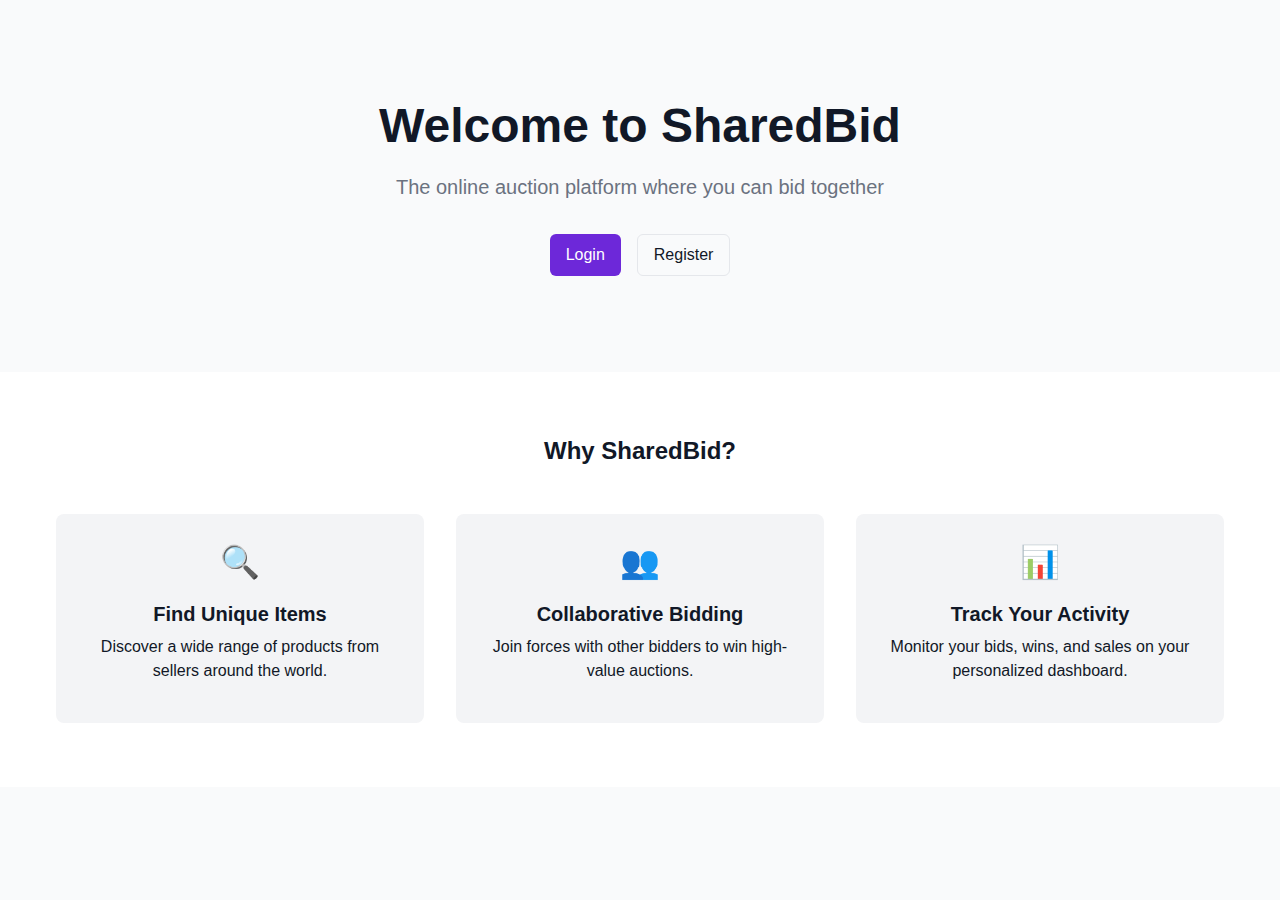
<file: index.html>
<!DOCTYPE html>
<html lang="en">
<head>
  <meta charset="UTF-8">
  <meta name="viewport" content="width=device-width, initial-scale=1.0">
  <title>SharedBid - Online Auction Platform</title>
  <link rel="stylesheet" href="styles/main.css">
</head>
<body>
  <div id="app">
    <!-- Content will be loaded here by router.js -->
  </div>

  <!-- Scripts -->
  <script src="https://cdn.gpteng.co/gptengineer.js" type="module"></script>
  <script src="scripts/utils.js"></script>
  <script src="scripts/auth.js"></script>
  <script src="scripts/products.js"></script>
  <script src="scripts/router.js"></script>
  <script src="scripts/app.js"></script>
</body>
</html>
</file>
<file: styles/main.css>
/* Main Styles */
:root {
  --color-primary: #6d28d9;
  --color-primary-hover: #5b21b6;
  --color-secondary: #f3f4f6;
  --color-text: #111827;
  --color-text-light: #6b7280;
  --color-border: #e5e7eb;
  --shadow-sm: 0 1px 2px 0 rgba(0, 0, 0, 0.05);
  --shadow: 0 1px 3px 0 rgba(0, 0, 0, 0.1), 0 1px 2px 0 rgba(0, 0, 0, 0.06);
}

* {
  box-sizing: border-box;
  margin: 0;
  padding: 0;
  font-family: -apple-system, BlinkMacSystemFont, "Segoe UI", Roboto, Helvetica, Arial, sans-serif;
}

body {
  background-color: #f9fafb;
  color: var(--color-text);
  line-height: 1.5;
}

/* Layout */
.container {
  width: 100%;
  max-width: 1200px;
  margin: 0 auto;
  padding: 0 1rem;
}

/* Typography */
h1, h2, h3, h4 {
  margin-bottom: 0.5rem;
  font-weight: 600;
  line-height: 1.25;
}

h1 {
  font-size: 2rem;
}

h2 {
  font-size: 1.5rem;
}

h3 {
  font-size: 1.25rem;
}

p {
  margin-bottom: 1rem;
}

/* Buttons */
.btn {
  display: inline-flex;
  align-items: center;
  justify-content: center;
  padding: 0.5rem 1rem;
  border-radius: 0.375rem;
  font-weight: 500;
  cursor: pointer;
  text-decoration: none;
  transition: all 0.15s ease;
}

.btn-primary {
  background-color: var(--color-primary);
  color: white;
  border: none;
}

.btn-primary:hover {
  background-color: var(--color-primary-hover);
}

.btn-outline {
  background-color: transparent;
  color: var(--color-text);
  border: 1px solid var(--color-border);
}

.btn-outline:hover {
  background-color: var(--color-secondary);
}

.btn-block {
  display: block;
  width: 100%;
}

/* Forms */
.form-container {
  background-color: white;
  padding: 2rem;
  border-radius: 0.5rem;
  box-shadow: var(--shadow);
  max-width: 32rem;
  margin: 0 auto;
}

.form-title {
  font-size: 1.5rem;
  margin-bottom: 1.5rem;
  text-align: center;
}

.form-group {
  margin-bottom: 1rem;
}

.form-label {
  display: block;
  margin-bottom: 0.25rem;
  font-weight: 500;
}

.form-input {
  width: 100%;
  padding: 0.5rem;
  border: 1px solid var(--color-border);
  border-radius: 0.25rem;
  background-color: white;
  font-size: 1rem;
}

.form-input:focus {
  outline: none;
  border-color: var(--color-primary);
  box-shadow: 0 0 0 1px var(--color-primary);
}

/* Auth */
.auth-page {
  min-height: 100vh;
  display: flex;
  align-items: center;
  justify-content: center;
  padding: 2rem 1rem;
}

.auth-toggle {
  display: flex;
  margin-bottom: 1.5rem;
  border-radius: 0.375rem;
  overflow: hidden;
  border: 1px solid var(--color-border);
}

.auth-toggle-btn {
  flex: 1;
  padding: 0.5rem;
  background-color: white;
  border: none;
  cursor: pointer;
  font-weight: 500;
  text-align: center;
}

.auth-toggle-btn.active {
  background-color: var(--color-primary);
  color: white;
}

.login-options {
  margin-top: 1.5rem;
  text-align: center;
}

.login-options a {
  color: var(--color-primary);
  text-decoration: none;
}

.login-options a:hover {
  text-decoration: underline;
}

/* Navigation */
.navbar {
  background-color: white;
  box-shadow: var(--shadow-sm);
  padding: 0.75rem 0;
  position: sticky;
  top: 0;
  z-index: 10;
}

.navbar-content {
  display: flex;
  justify-content: space-between;
  align-items: center;
}

.logo {
  display: flex;
  align-items: center;
  text-decoration: none;
  color: var(--color-text);
  font-weight: 700;
  font-size: 1.25rem;
}

.logo-icon {
  width: 2rem;
  height: 2rem;
  background-color: var(--color-primary);
  color: white;
  border-radius: 0.25rem;
  display: flex;
  align-items: center;
  justify-content: center;
  margin-right: 0.5rem;
}

.nav-links {
  display: flex;
  gap: 0.75rem;
  align-items: center;
}

/* Home page */
.hero {
  padding: 6rem 0;
  text-align: center;
}

.hero-content h1 {
  font-size: 3rem;
  margin-bottom: 1rem;
}

.hero-content p {
  font-size: 1.25rem;
  color: var(--color-text-light);
  margin-bottom: 2rem;
}

.hero-buttons {
  display: flex;
  gap: 1rem;
  justify-content: center;
}

.features {
  padding: 4rem 0;
  background-color: white;
}

.features h2 {
  text-align: center;
  margin-bottom: 3rem;
}

.feature-grid {
  display: grid;
  grid-template-columns: repeat(auto-fill, minmax(300px, 1fr));
  gap: 2rem;
}

.feature-card {
  padding: 1.5rem;
  background-color: var(--color-secondary);
  border-radius: 0.5rem;
  text-align: center;
}

.feature-icon {
  font-size: 2rem;
  margin-bottom: 1rem;
}

/* Error page */
.error-page {
  display: flex;
  align-items: center;
  justify-content: center;
  min-height: 100vh;
  text-align: center;
}

.error-content h1 {
  font-size: 6rem;
  margin-bottom: 1rem;
}

/* Products */
.product-grid {
  display: grid;
  grid-template-columns: repeat(auto-fill, minmax(300px, 1fr));
  gap: 1.5rem;
}

.product-card {
  background-color: white;
  border-radius: 0.5rem;
  overflow: hidden;
  box-shadow: var(--shadow);
  transition: transform 0.2s ease;
}

.product-card:hover {
  transform: translateY(-5px);
}

.product-image {
  aspect-ratio: 16/9;
  width: 100%;
  object-fit: cover;
}

.product-content {
  padding: 1rem;
}

.product-header {
  display: flex;
  justify-content: space-between;
  margin-bottom: 0.5rem;
}

.product-title {
  font-weight: 600;
}

.product-price {
  color: var(--color-primary);
  font-weight: 700;
}

.product-info {
  display: flex;
  justify-content: space-between;
  color: var(--color-text-light);
  font-size: 0.875rem;
  margin-bottom: 0.5rem;
}

.product-description {
  margin-bottom: 1rem;
  display: -webkit-box;
  -webkit-line-clamp: 2;
  -webkit-box-orient: vertical;
  overflow: hidden;
}

.product-footer {
  display: flex;
  justify-content: space-between;
  align-items: center;
  border-top: 1px solid var(--color-border);
  padding-top: 0.75rem;
}

.time-remaining {
  font-size: 0.875rem;
  color: #10B981;
}

.expired {
  color: #EF4444;
}

/* Bidder and Seller Dashboard */
.dashboard {
  padding: 2rem 0;
}

.dashboard-header {
  margin-bottom: 2rem;
  display: flex;
  justify-content: space-between;
  align-items: center;
}

.stats-grid {
  display: grid;
  grid-template-columns: repeat(auto-fill, minmax(200px, 1fr));
  gap: 1rem;
  margin-bottom: 2rem;
}

.stat-card {
  background-color: white;
  padding: 1.5rem;
  border-radius: 0.5rem;
  box-shadow: var(--shadow);
}

.stat-value {
  font-size: 2rem;
  font-weight: 700;
  margin-bottom: 0.5rem;
  color: var(--color-primary);
}

.stat-description {
  color: var(--color-text-light);
  font-size: 0.875rem;
}

.tab-buttons {
  display: flex;
  gap: 0.5rem;
  margin-bottom: 1.5rem;
  border-bottom: 1px solid var(--color-border);
  padding-bottom: 0.5rem;
}

.tab-button {
  padding: 0.5rem 1rem;
  background: none;
  border: none;
  cursor: pointer;
  font-weight: 500;
  border-radius: 0.375rem 0.375rem 0 0;
}

.tab-button.active {
  border-bottom: 2px solid var(--color-primary);
  color: var(--color-primary);
}

/* Product Detail */
.product-detail {
  padding: 2rem 0;
}

.product-detail-grid {
  display: grid;
  grid-template-columns: 2fr 1fr;
  gap: 2rem;
}

.product-image-large {
  width: 100%;
  border-radius: 0.5rem;
  max-height: 500px;
  object-fit: cover;
}

.product-detail-header {
  display: flex;
  justify-content: space-between;
  align-items: flex-start;
  margin-bottom: 1rem;
}

.product-detail-title {
  font-size: 2rem;
  margin-bottom: 0.25rem;
}

.product-detail-meta {
  color: var(--color-text-light);
  margin-bottom: 1.5rem;
}

.product-sidebar {
  background-color: white;
  border-radius: 0.5rem;
  padding: 1.5rem;
  box-shadow: var(--shadow);
  position: sticky;
  top: 5rem;
}

.bid-info {
  display: flex;
  justify-content: space-between;
  margin-bottom: 0.75rem;
}

.bid-form {
  margin-top: 1.5rem;
}

.collaborators {
  display: flex;
  margin-top: 1rem;
}

.collaborator {
  width: 2.5rem;
  height: 2.5rem;
  border-radius: 50%;
  background-color: var(--color-secondary);
  margin-right: -0.5rem;
  display: flex;
  align-items: center;
  justify-content: center;
  font-weight: 600;
  border: 2px solid white;
}

/* Toast Notifications */
.toast-container {
  position: fixed;
  bottom: 1rem;
  right: 1rem;
  z-index: 50;
  display: flex;
  flex-direction: column;
  gap: 0.5rem;
}

.toast {
  padding: 1rem;
  border-radius: 0.375rem;
  box-shadow: var(--shadow);
  opacity: 1;
  transition: opacity 0.3s ease;
  max-width: 24rem;
}

.toast-success {
  background-color: #10B981;
  color: white;
}

.toast-error {
  background-color: #EF4444;
  color: white;
}

.toast-info {
  background-color: #3B82F6;
  color: white;
}

/* Badge */
.badge {
  display: inline-block;
  padding: 0.25rem 0.5rem;
  border-radius: 9999px;
  font-size: 0.75rem;
  font-weight: 500;
}

.badge-primary {
  background-color: var(--color-primary);
  color: white;
}

.badge-success {
  background-color: #10B981;
  color: white;
}

.badge-warning {
  background-color: #F59E0B;
  color: white;
}

.badge-danger {
  background-color: #EF4444;
  color: white;
}

.badge-info {
  background-color: #3B82F6;
  color: white;
}

/* Collaborative Bidding */
.collaborative-card {
  background-color: #F5F3FF;
  border: 1px solid #DDD6FE;
  border-radius: 0.5rem;
  padding: 1rem;
  margin-top: 1.5rem;
}

.progress-bar {
  height: 0.5rem;
  background-color: #E5E7EB;
  border-radius: 0.25rem;
  overflow: hidden;
  margin: 0.5rem 0;
}

.progress-fill {
  height: 100%;
  background-color: var(--color-primary);
}

/* Responsive */
@media (max-width: 768px) {
  .product-detail-grid {
    grid-template-columns: 1fr;
  }
  
  .hero-content h1 {
    font-size: 2rem;
  }
  
  .hero-buttons {
    flex-direction: column;
  }
  
  .stats-grid {
    grid-template-columns: 1fr 1fr;
  }
  
  .feature-grid {
    grid-template-columns: 1fr;
  }
}

@media (max-width: 576px) {
  .stats-grid {
    grid-template-columns: 1fr;
  }
  
  .product-grid {
    grid-template-columns: 1fr;
  }
  
  .auth-toggle {
    flex-direction: column;
  }
}

/* Dialog/Modal */
.dialog-overlay {
  position: fixed;
  top: 0;
  left: 0;
  right: 0;
  bottom: 0;
  background-color: rgba(0, 0, 0, 0.5);
  display: flex;
  align-items: center;
  justify-content: center;
  z-index: 50;
}

.dialog {
  background-color: white;
  border-radius: 0.5rem;
  box-shadow: 0 10px 15px -3px rgba(0, 0, 0, 0.1),
    0 4px 6px -2px rgba(0, 0, 0, 0.05);
  width: 100%;
  max-width: 28rem;
  padding: 1.5rem;
}

.dialog-header {
  margin-bottom: 1rem;
}

.dialog-title {
  font-size: 1.25rem;
  font-weight: 600;
}

.dialog-description {
  color: var(--color-text-light);
  margin-top: 0.25rem;
}

.dialog-footer {
  display: flex;
  justify-content: flex-end;
  gap: 0.75rem;
  margin-top: 1.5rem;
}
</file>
